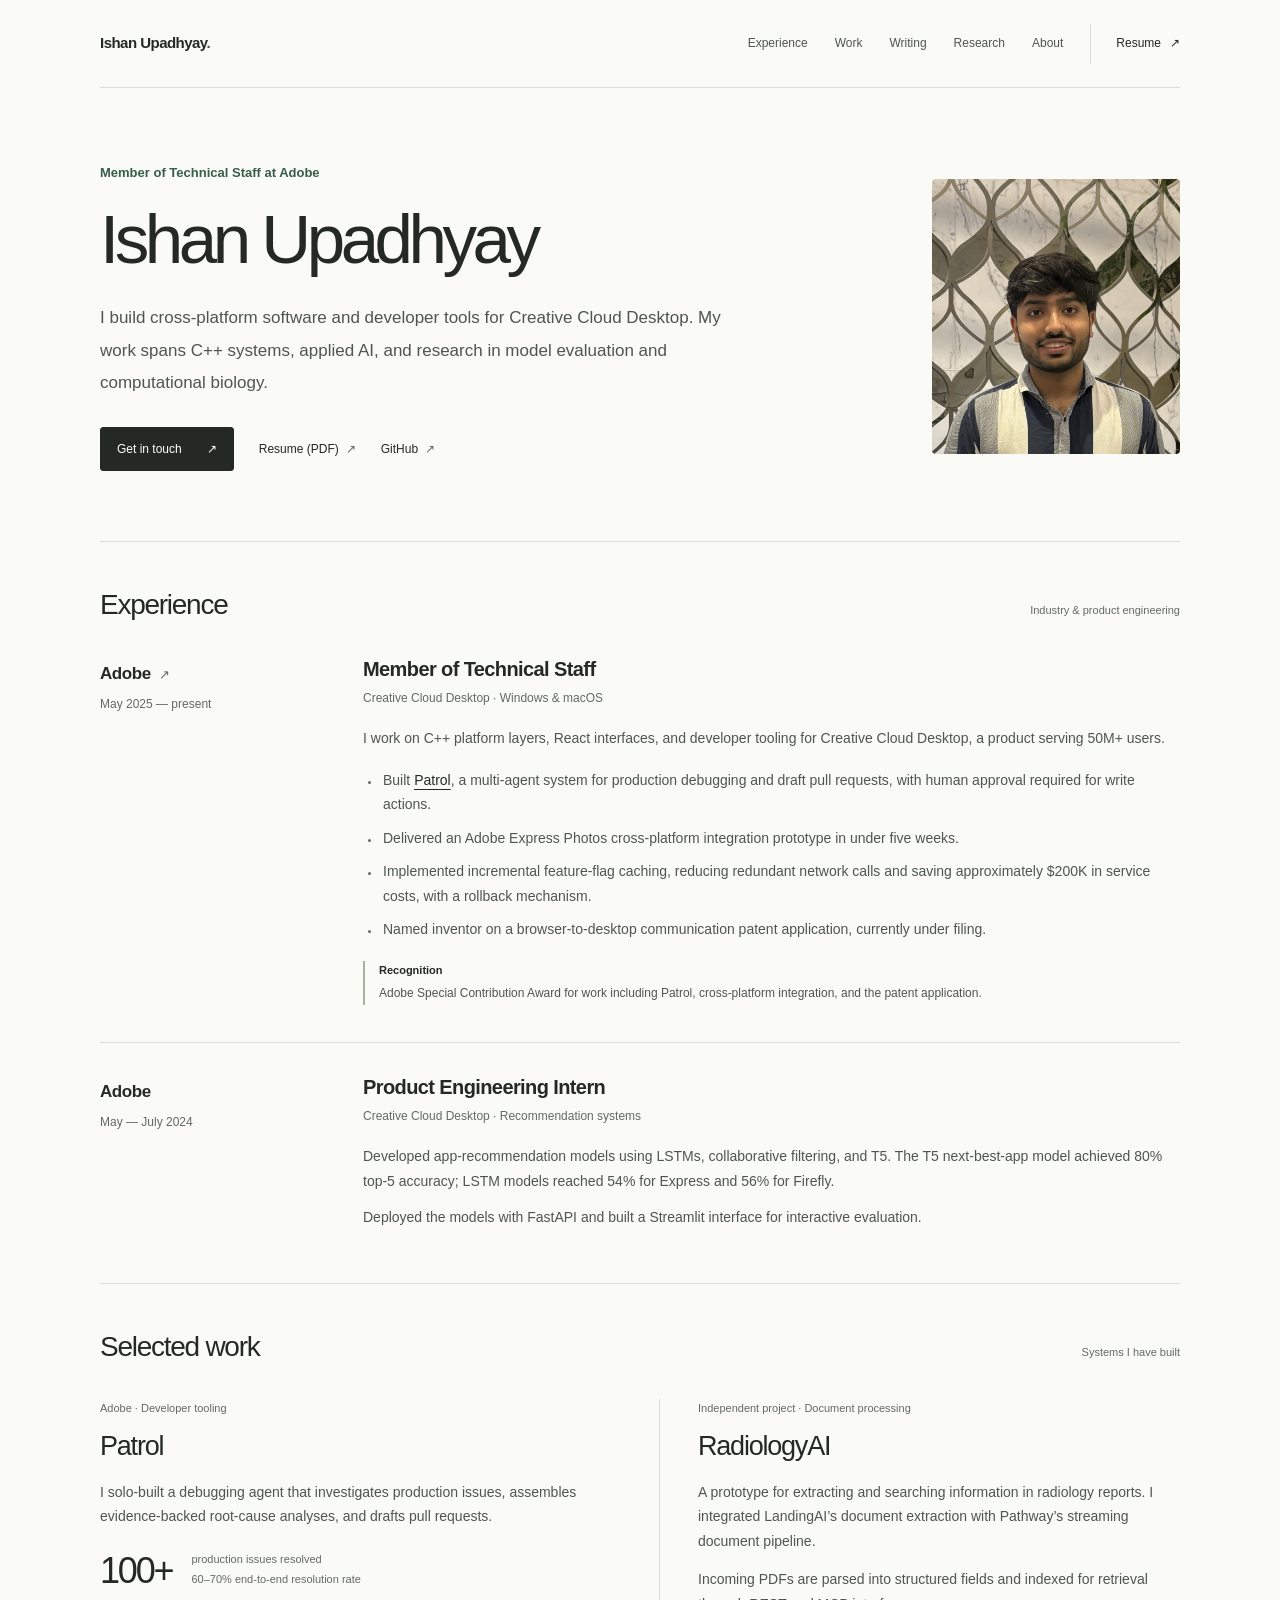
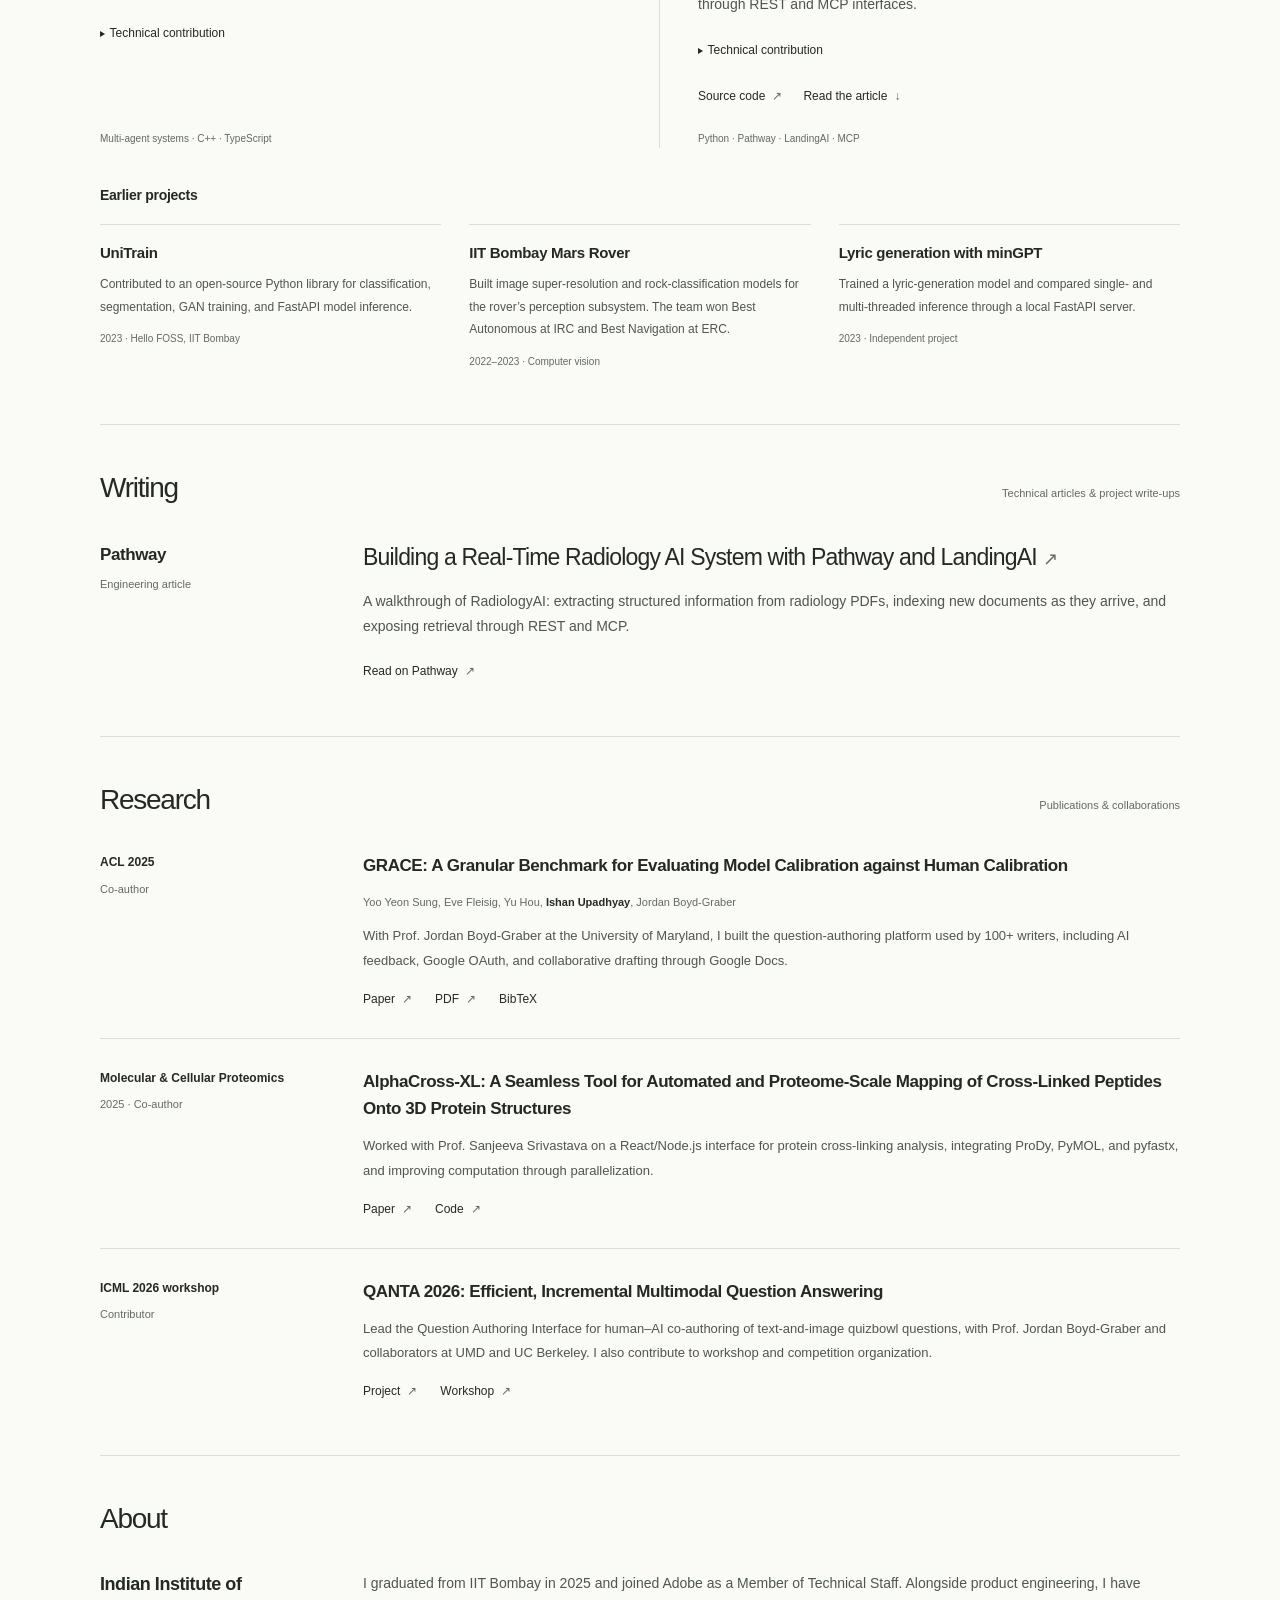
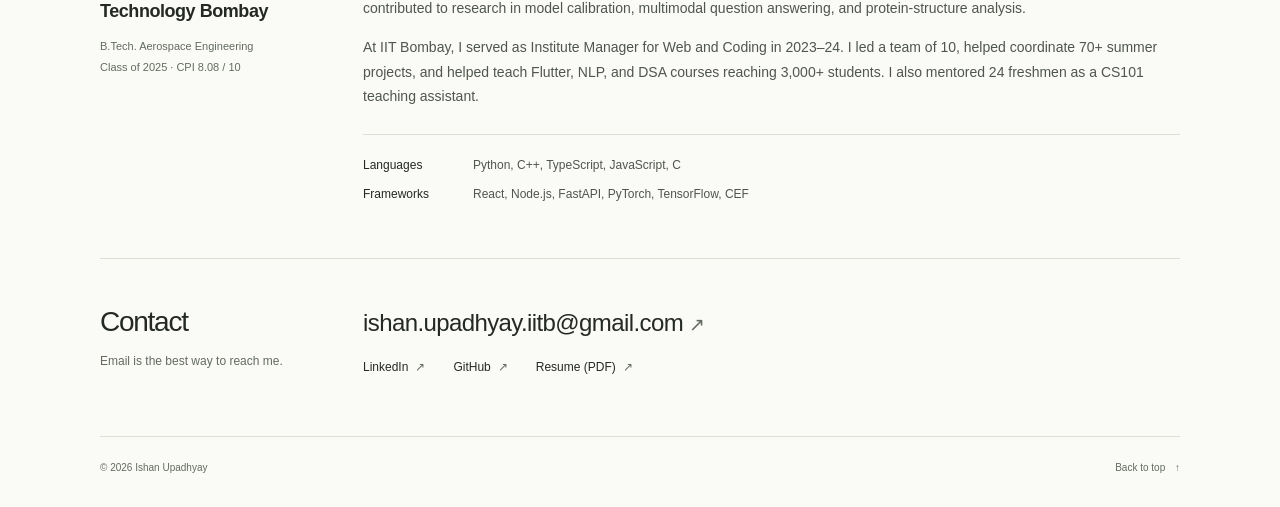
<file: index.html>
<!doctype html>
<html lang="en">
  <head>
    <meta charset="UTF-8">
    <meta name="viewport" content="width=device-width, initial-scale=1">
    <meta name="color-scheme" content="light">
    <meta name="theme-color" content="#fafaf7">
    <meta name="description" content="Ishan Upadhyay, Member of Technical Staff at Adobe and IIT Bombay graduate. Experience in cross-platform engineering, developer tools, applied AI, and research.">
    <meta property="og:type" content="website">
    <meta property="og:title" content="Ishan Upadhyay — Software Engineer">
    <meta property="og:description" content="Engineering at Adobe. Research in AI evaluation and scientific computing. Selected work, publications, and writing.">
    <meta property="og:url" content="https://ishan121028.github.io/">
    <meta property="og:image" content="https://ishan121028.github.io/assets/ishan-upadhyay.jpg">
    <meta property="og:image:alt" content="Ishan Upadhyay">
    <meta property="og:image:width" content="903">
    <meta property="og:image:height" content="1000">
    <meta name="twitter:card" content="summary">
    <title>Ishan Upadhyay — Software Engineer</title>
    <link rel="canonical" href="https://ishan121028.github.io/">
    <link rel="icon" href="./assets/favicon.svg" type="image/svg+xml">
    <link rel="stylesheet" href="./styles.css">
    <script type="module" src="./app.js"></script>
  </head>
  <body>
    <a class="skip-link" href="#main-content">Skip to content</a>

    <header class="site-header">
      <div class="container header-inner">
        <a class="wordmark" href="#top" aria-label="Ishan Upadhyay, home">Ishan Upadhyay<span aria-hidden="true">.</span></a>
        <button class="menu-toggle" id="menu-toggle" aria-expanded="false" aria-controls="site-nav">Menu <span aria-hidden="true">+</span></button>
        <nav class="site-nav" id="site-nav" aria-label="Main navigation">
          <a href="#experience">Experience</a>
          <a href="#work">Work</a>
          <a href="#writing">Writing</a>
          <a href="#research">Research</a>
          <a href="#about">About</a>
          <a class="nav-cv" href="./assets/ishan-upadhyay-resume.pdf" target="_blank" rel="noopener noreferrer">Resume <span aria-hidden="true">↗</span></a>
        </nav>
      </div>
    </header>

    <main class="container" id="main-content" tabindex="-1">
      <section class="hero" id="top" aria-labelledby="name">
        <div class="hero-main">
          <p class="hero-role">Member of Technical Staff at Adobe</p>
          <h1 id="name">Ishan Upadhyay</h1>
          <p class="hero-description">I build cross-platform software and developer tools for Creative Cloud Desktop. My work spans C++ systems, applied AI, and research in model evaluation and computational biology.</p>
          <div class="hero-links">
            <a class="button" href="mailto:ishan.upadhyay.iitb@gmail.com">Get in touch <span aria-hidden="true">↗</span></a>
            <a class="inline-link" href="./assets/ishan-upadhyay-resume.pdf" target="_blank" rel="noopener noreferrer">Resume (PDF) <span aria-hidden="true">↗</span></a>
            <a class="inline-link" href="https://github.com/ishan121028" target="_blank" rel="noopener noreferrer">GitHub <span aria-hidden="true">↗</span></a>
          </div>
        </div>
        <figure class="hero-portrait">
          <img src="./assets/ishan-upadhyay.jpg" alt="Ishan Upadhyay" width="903" height="1000" fetchpriority="high" decoding="async">
        </figure>
      </section>

      <section class="section" id="experience" aria-labelledby="experience-heading">
        <div class="section-heading"><h2 id="experience-heading">Experience</h2><span class="section-note">Industry &amp; product engineering</span></div>
        <article class="experience-entry">
          <div class="entry-meta"><a class="organization" href="https://www.adobe.com/" target="_blank" rel="noopener noreferrer">Adobe <span aria-hidden="true">↗</span></a><p>May 2025 — present</p></div>
          <div class="entry-body">
            <h3>Member of Technical Staff</h3>
            <p class="entry-context">Creative Cloud Desktop · Windows &amp; macOS</p>
            <p>I work on C++ platform layers, React interfaces, and developer tooling for Creative Cloud Desktop, a product serving 50M+ users.</p>
            <ul class="experience-points">
              <li>Built <a href="#patrol">Patrol</a>, a multi-agent system for production debugging and draft pull requests, with human approval required for write actions.</li>
              <li>Delivered an Adobe Express Photos cross-platform integration prototype in under five weeks.</li>
              <li>Implemented incremental feature-flag caching, reducing redundant network calls and saving approximately $200K in service costs, with a rollback mechanism.</li>
              <li>Named inventor on a browser-to-desktop communication patent application, currently under filing.</li>
            </ul>
            <p class="recognition"><strong>Recognition</strong> Adobe Special Contribution Award for work including Patrol, cross-platform integration, and the patent application.</p>
          </div>
        </article>
        <article class="experience-entry">
          <div class="entry-meta"><span class="organization">Adobe</span><p>May — July 2024</p></div>
          <div class="entry-body">
            <h3>Product Engineering Intern</h3>
            <p class="entry-context">Creative Cloud Desktop · Recommendation systems</p>
            <p>Developed app-recommendation models using LSTMs, collaborative filtering, and T5. The T5 next-best-app model achieved 80% top-5 accuracy; LSTM models reached 54% for Express and 56% for Firefly.</p>
            <p>Deployed the models with FastAPI and built a Streamlit interface for interactive evaluation.</p>
          </div>
        </article>
      </section>

      <section class="section" id="work" aria-labelledby="work-heading">
        <div class="section-heading"><h2 id="work-heading">Selected work</h2><span class="section-note">Systems I have built</span></div>
        <div class="featured-work">
          <article class="work-entry" id="patrol">
            <p class="work-context">Adobe · Developer tooling</p>
            <h3>Patrol</h3>
            <p>I solo-built a debugging agent that investigates production issues, assembles evidence-backed root-cause analyses, and drafts pull requests.</p>
            <div class="work-result"><strong>100+</strong><span>production issues resolved<br>60–70% end-to-end resolution rate</span></div>
            <details>
              <summary>Technical contribution</summary>
              <ul><li>Designed a supervisor that coordinates parallel specialist agents.</li><li>Kept write actions behind human approval rather than giving the system unrestricted access.</li><li>Added a memory write-guard to validate corrections before persisting them.</li></ul>
            </details>
            <p class="technology-line">Multi-agent systems · C++ · TypeScript</p>
          </article>
          <article class="work-entry" id="radiology">
            <p class="work-context">Independent project · Document processing</p>
            <h3>RadiologyAI</h3>
            <p>A prototype for extracting and searching information in radiology reports. I integrated LandingAI’s document extraction with Pathway’s streaming document pipeline.</p>
            <p>Incoming PDFs are parsed into structured fields and indexed for retrieval through REST and MCP interfaces.</p>
            <details>
              <summary>Technical contribution</summary>
              <ul><li>Implemented a custom Pathway parser for LandingAI’s Agentic Document Extraction API.</li><li>Defined a schema for study types, findings, impressions, and other report metadata.</li><li>Exposed document retrieval and patient-ID search through the application’s interfaces.</li></ul>
            </details>
            <div class="work-links"><a class="inline-link" href="https://github.com/ishan121028/RadiologyAI" target="_blank" rel="noopener noreferrer">Source code <span aria-hidden="true">↗</span></a><a class="inline-link" href="#writing">Read the article <span aria-hidden="true">↓</span></a></div>
            <p class="technology-line">Python · Pathway · LandingAI · MCP</p>
          </article>
        </div>
        <h3 class="subsection-heading">Earlier projects</h3>
        <div class="earlier-projects">
          <article id="unitrain"><h4>UniTrain</h4><p>Contributed to an open-source Python library for classification, segmentation, GAN training, and FastAPI model inference.</p><span>2023 · Hello FOSS, IIT Bombay</span></article>
          <article id="rover"><h4>IIT Bombay Mars Rover</h4><p>Built image super-resolution and rock-classification models for the rover’s perception subsystem. The team won Best Autonomous at IRC and Best Navigation at ERC.</p><span>2022–2023 · Computer vision</span></article>
          <article id="lyrics"><h4>Lyric generation with minGPT</h4><p>Trained a lyric-generation model and compared single- and multi-threaded inference through a local FastAPI server.</p><span>2023 · Independent project</span></article>
        </div>
      </section>

      <section class="section" id="writing" aria-labelledby="writing-heading">
        <div class="section-heading"><h2 id="writing-heading">Writing</h2><span class="section-note">Technical articles &amp; project write-ups</span></div>
        <article class="writing-entry">
          <div class="writing-publisher"><span class="publisher-name">Pathway</span><span>Engineering article</span></div>
          <div class="writing-body">
            <h3><a href="https://pathway.com/framework/blog/landing-ai" target="_blank" rel="noopener noreferrer">Building a Real-Time Radiology AI System with Pathway and LandingAI <span aria-hidden="true">↗</span></a></h3>
            <p>A walkthrough of RadiologyAI: extracting structured information from radiology PDFs, indexing new documents as they arrive, and exposing retrieval through REST and MCP.</p>
            <a class="inline-link" href="https://pathway.com/framework/blog/landing-ai" target="_blank" rel="noopener noreferrer">Read on Pathway <span aria-hidden="true">↗</span></a>
          </div>
        </article>
      </section>

      <section class="section" id="research" aria-labelledby="research-heading">
        <div class="section-heading"><h2 id="research-heading">Research</h2><span class="section-note">Publications &amp; collaborations</span></div>
        <article class="publication-entry" id="grace">
          <div class="publication-meta"><span class="publication-venue">ACL 2025</span><span>Co-author</span></div>
          <div class="publication-body">
            <h3>GRACE: A Granular Benchmark for Evaluating Model Calibration against Human Calibration</h3>
            <p class="publication-authors">Yoo Yeon Sung, Eve Fleisig, Yu Hou, <strong>Ishan Upadhyay</strong>, Jordan Boyd-Graber</p>
            <p>With Prof. Jordan Boyd-Graber at the University of Maryland, I built the question-authoring platform used by 100+ writers, including AI feedback, Google OAuth, and collaborative drafting through Google Docs.</p>
            <div class="publication-links"><a class="inline-link" href="https://aclanthology.org/2025.acl-long.962/" target="_blank" rel="noopener noreferrer">Paper <span aria-hidden="true">↗</span></a><a class="inline-link" href="https://aclanthology.org/2025.acl-long.962.pdf" target="_blank" rel="noopener noreferrer">PDF <span aria-hidden="true">↗</span></a><button class="citation-button" id="citation-toggle" aria-expanded="false" aria-controls="grace-citation" hidden>BibTeX</button></div>
            <div class="citation" id="grace-citation" hidden><pre>@inproceedings{sung-etal-2025-grace,
  title = {{GRACE}: A Granular Benchmark for Evaluating Model Calibration against Human Calibration},
  author = {Sung, Yoo Yeon and Fleisig, Eve and Hou, Yu and Upadhyay, Ishan and Boyd-Graber, Jordan},
  booktitle = {Proceedings of the 63rd Annual Meeting of the Association for Computational Linguistics (Volume 1: Long Papers)},
  year = {2025},
  pages = {19586--19587},
  doi = {10.18653/v1/2025.acl-long.962},
  url = {https://aclanthology.org/2025.acl-long.962/}
}</pre></div>
          </div>
        </article>
        <article class="publication-entry" id="alphacross">
          <div class="publication-meta"><span class="publication-venue">Molecular &amp; Cellular Proteomics</span><span>2025 · Co-author</span></div>
          <div class="publication-body">
            <h3>AlphaCross-XL: A Seamless Tool for Automated and Proteome-Scale Mapping of Cross-Linked Peptides Onto 3D Protein Structures</h3>
            <p>Worked with Prof. Sanjeeva Srivastava on a React/Node.js interface for protein cross-linking analysis, integrating ProDy, PyMOL, and pyfastx, and improving computation through parallelization.</p>
            <div class="publication-links"><a class="inline-link" href="https://doi.org/10.1016/j.mcpro.2025.101057" target="_blank" rel="noopener noreferrer">Paper <span aria-hidden="true">↗</span></a><a class="inline-link" href="https://github.com/sanjyotshenoy/alphacross-xl" target="_blank" rel="noopener noreferrer">Code <span aria-hidden="true">↗</span></a></div>
          </div>
        </article>
        <article class="publication-entry" id="qanta">
          <div class="publication-meta"><span class="publication-venue">ICML 2026 workshop</span><span>Contributor</span></div>
          <div class="publication-body">
            <h3>QANTA 2026: Efficient, Incremental Multimodal Question Answering</h3>
            <p>Lead the Question Authoring Interface for human–AI co-authoring of text-and-image quizbowl questions, with Prof. Jordan Boyd-Graber and collaborators at UMD and UC Berkeley. I also contribute to workshop and competition organization.</p>
            <div class="publication-links"><a class="inline-link" href="https://qanta-org.github.io/competition/2026/" target="_blank" rel="noopener noreferrer">Project <span aria-hidden="true">↗</span></a><a class="inline-link" href="https://icml.cc/virtual/2026/workshop/54061" target="_blank" rel="noopener noreferrer">Workshop <span aria-hidden="true">↗</span></a></div>
          </div>
        </article>
      </section>

      <section class="section" id="about" aria-labelledby="about-heading">
        <div class="section-heading"><h2 id="about-heading">About</h2></div>
        <div class="about-layout">
          <div class="education">
            <h3>Indian Institute of<br>Technology Bombay</h3>
            <p>B.Tech. Aerospace Engineering<br>Class of 2025 · CPI 8.08 / 10</p>
          </div>
          <div class="about-body">
            <p>I graduated from IIT Bombay in 2025 and joined Adobe as a Member of Technical Staff. Alongside product engineering, I have contributed to research in model calibration, multimodal question answering, and protein-structure analysis.</p>
            <p>At IIT Bombay, I served as Institute Manager for Web and Coding in 2023–24. I led a team of 10, helped coordinate 70+ summer projects, and helped teach Flutter, NLP, and DSA courses reaching 3,000+ students. I also mentored 24 freshmen as a CS101 teaching assistant.</p>
            <dl class="skills"><div><dt>Languages</dt><dd>Python, C++, TypeScript, JavaScript, C</dd></div><div><dt>Frameworks</dt><dd>React, Node.js, FastAPI, PyTorch, TensorFlow, CEF</dd></div></dl>
          </div>
        </div>
      </section>

      <section class="section contact-section" id="contact" aria-labelledby="contact-heading">
        <div><h2 id="contact-heading">Contact</h2><p>Email is the best way to reach me.</p></div>
        <div class="contact-details"><a class="email-link" href="mailto:ishan.upadhyay.iitb@gmail.com">ishan.upadhyay.iitb@gmail.com <span aria-hidden="true">↗</span></a><div><a class="inline-link" href="https://www.linkedin.com/in/ishan-upadhyay" target="_blank" rel="noopener noreferrer">LinkedIn <span aria-hidden="true">↗</span></a><a class="inline-link" href="https://github.com/ishan121028" target="_blank" rel="noopener noreferrer">GitHub <span aria-hidden="true">↗</span></a><a class="inline-link" href="./assets/ishan-upadhyay-resume.pdf" target="_blank" rel="noopener noreferrer">Resume (PDF) <span aria-hidden="true">↗</span></a></div></div>
      </section>
    </main>

    <footer class="container site-footer"><span>© <span id="copyright-year">2026</span> Ishan Upadhyay</span><a href="#top">Back to top <span aria-hidden="true">↑</span></a></footer>
  </body>
</html>
</file>
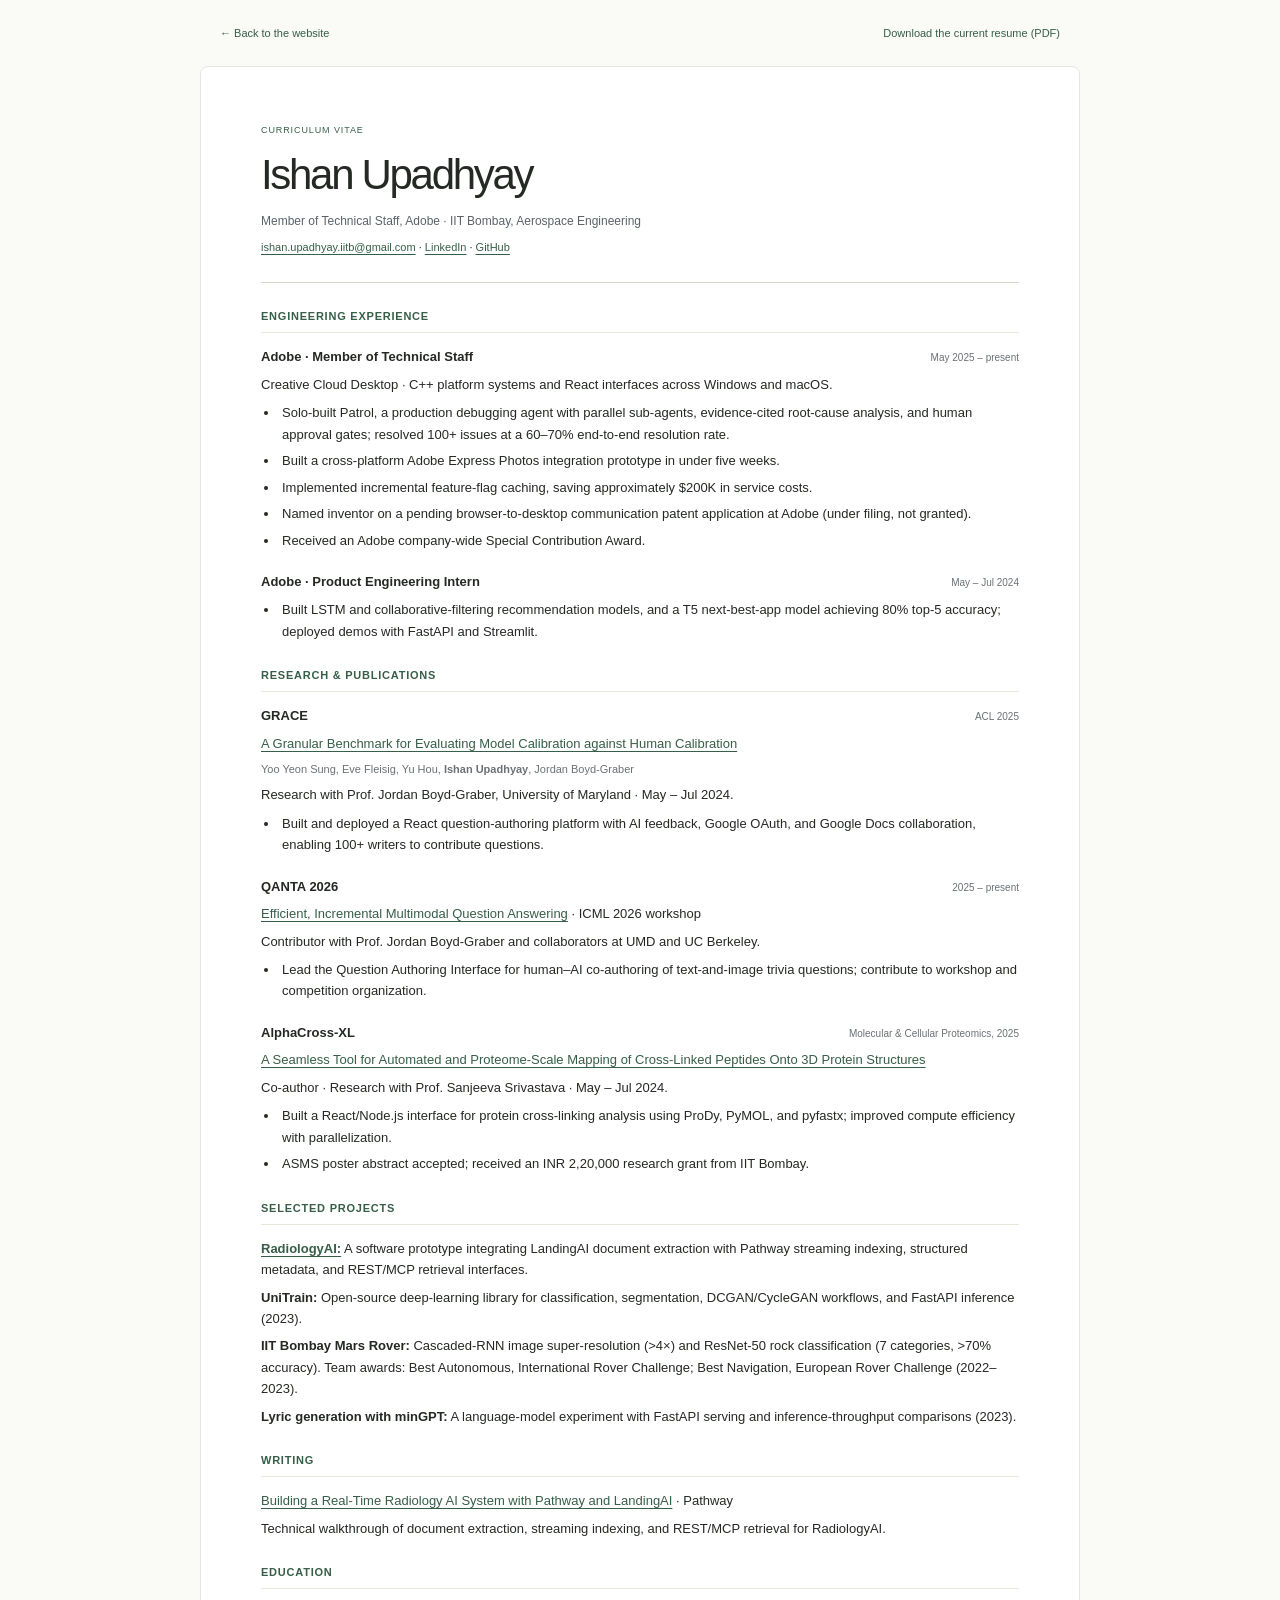
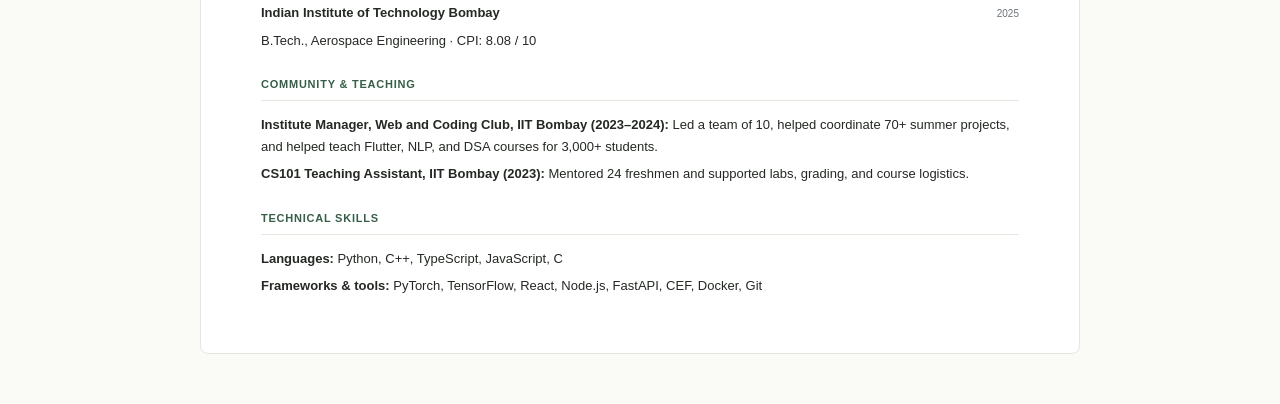
<file: cv.html>
<!doctype html>
<html lang="en">
  <head>
    <meta charset="UTF-8">
    <meta name="viewport" content="width=device-width, initial-scale=1">
    <meta name="description" content="Ishan Upadhyay: professional experience at Adobe, selected projects, publications, writing, and education.">
    <title>Ishan Upadhyay — CV</title>
    <link rel="icon" href="./assets/favicon.svg" type="image/svg+xml">
    <link rel="stylesheet" href="./assets/cv.css">
  </head>
  <body>
    <div class="toolbar"><a href="./index.html">← Back to the website</a><a href="./assets/ishan-upadhyay-resume.pdf" download="Ishan_Upadhyay_Resume.pdf">Download the current resume (PDF)</a></div>
    <main>
      <header>
        <p class="eyebrow">CURRICULUM VITAE</p>
        <h1>Ishan Upadhyay</h1>
        <p class="subtitle">Member of Technical Staff, Adobe · IIT Bombay, Aerospace Engineering</p>
        <p class="contact"><a href="mailto:ishan.upadhyay.iitb@gmail.com">ishan.upadhyay.iitb@gmail.com</a> · <a href="https://www.linkedin.com/in/ishan-upadhyay">LinkedIn</a> · <a href="https://github.com/ishan121028">GitHub</a></p>
      </header>
      <section>
        <h2>Engineering experience</h2>
        <article><div class="row"><h3>Adobe · Member of Technical Staff</h3><span>May 2025 – present</span></div><p>Creative Cloud Desktop · C++ platform systems and React interfaces across Windows and macOS.</p><ul><li>Solo-built Patrol, a production debugging agent with parallel sub-agents, evidence-cited root-cause analysis, and human approval gates; resolved 100+ issues at a 60–70% end-to-end resolution rate.</li><li>Built a cross-platform Adobe Express Photos integration prototype in under five weeks.</li><li>Implemented incremental feature-flag caching, saving approximately $200K in service costs.</li><li>Named inventor on a pending browser-to-desktop communication patent application at Adobe (under filing, not granted).</li><li>Received an Adobe company-wide Special Contribution Award.</li></ul></article>
        <article><div class="row"><h3>Adobe · Product Engineering Intern</h3><span>May – Jul 2024</span></div><ul><li>Built LSTM and collaborative-filtering recommendation models, and a T5 next-best-app model achieving 80% top-5 accuracy; deployed demos with FastAPI and Streamlit.</li></ul></article>
      </section>
      <section>
        <h2>Research &amp; publications</h2>
        <article>
          <div class="row"><h3>GRACE</h3><span>ACL 2025</span></div>
          <p><a href="https://aclanthology.org/2025.acl-long.962/">A Granular Benchmark for Evaluating Model Calibration against Human Calibration</a></p>
          <p class="authors">Yoo Yeon Sung, Eve Fleisig, Yu Hou, <strong>Ishan Upadhyay</strong>, Jordan Boyd-Graber</p>
          <p>Research with Prof. Jordan Boyd-Graber, University of Maryland · May – Jul 2024.</p>
          <ul><li>Built and deployed a React question-authoring platform with AI feedback, Google OAuth, and Google Docs collaboration, enabling 100+ writers to contribute questions.</li></ul>
        </article>
        <article>
          <div class="row"><h3>QANTA 2026</h3><span>2025 – present</span></div>
          <p><a href="https://qanta-org.github.io/competition/2026/">Efficient, Incremental Multimodal Question Answering</a> · ICML 2026 workshop</p>
          <p>Contributor with Prof. Jordan Boyd-Graber and collaborators at UMD and UC Berkeley.</p>
          <ul><li>Lead the Question Authoring Interface for human–AI co-authoring of text-and-image trivia questions; contribute to workshop and competition organization.</li></ul>
        </article>
        <article>
          <div class="row"><h3>AlphaCross-XL</h3><span>Molecular &amp; Cellular Proteomics, 2025</span></div>
          <p><a href="https://doi.org/10.1016/j.mcpro.2025.101057">A Seamless Tool for Automated and Proteome-Scale Mapping of Cross-Linked Peptides Onto 3D Protein Structures</a></p>
          <p>Co-author · Research with Prof. Sanjeeva Srivastava · May – Jul 2024.</p>
          <ul><li>Built a React/Node.js interface for protein cross-linking analysis using ProDy, PyMOL, and pyfastx; improved compute efficiency with parallelization.</li><li>ASMS poster abstract accepted; received an INR 2,20,000 research grant from IIT Bombay.</li></ul>
        </article>
      </section>
      <section><h2>Selected projects</h2><p><strong><a href="https://github.com/ishan121028/RadiologyAI">RadiologyAI:</a></strong> A software prototype integrating LandingAI document extraction with Pathway streaming indexing, structured metadata, and REST/MCP retrieval interfaces.</p><p><strong>UniTrain:</strong> Open-source deep-learning library for classification, segmentation, DCGAN/CycleGAN workflows, and FastAPI inference (2023).</p><p><strong>IIT Bombay Mars Rover:</strong> Cascaded-RNN image super-resolution (&gt;4×) and ResNet-50 rock classification (7 categories, &gt;70% accuracy). Team awards: Best Autonomous, International Rover Challenge; Best Navigation, European Rover Challenge (2022–2023).</p><p><strong>Lyric generation with minGPT:</strong> A language-model experiment with FastAPI serving and inference-throughput comparisons (2023).</p></section>
      <section><h2>Writing</h2><p><a href="https://pathway.com/framework/blog/landing-ai">Building a Real-Time Radiology AI System with Pathway and LandingAI</a> · Pathway</p><p>Technical walkthrough of document extraction, streaming indexing, and REST/MCP retrieval for RadiologyAI.</p></section>
      <section><h2>Education</h2><div class="row"><h3>Indian Institute of Technology Bombay</h3><span>2025</span></div><p>B.Tech., Aerospace Engineering · CPI: 8.08 / 10</p></section>
      <section><h2>Community &amp; teaching</h2><p><strong>Institute Manager, Web and Coding Club, IIT Bombay (2023–2024):</strong> Led a team of 10, helped coordinate 70+ summer projects, and helped teach Flutter, NLP, and DSA courses for 3,000+ students.</p><p><strong>CS101 Teaching Assistant, IIT Bombay (2023):</strong> Mentored 24 freshmen and supported labs, grading, and course logistics.</p></section>
      <section><h2>Technical skills</h2><p><strong>Languages:</strong> Python, C++, TypeScript, JavaScript, C</p><p><strong>Frameworks &amp; tools:</strong> PyTorch, TensorFlow, React, Node.js, FastAPI, CEF, Docker, Git</p></section>
    </main>
  </body>
</html>
</file>
<file: styles.css>
:root {
  color-scheme: light;
  --paper: #fafaf7;
  --ink: #242923;
  --body: #4f564e;
  --muted: #636b61;
  --line: #dddfd7;
  --accent: #365e48;
  font-family: -apple-system, BlinkMacSystemFont, "Segoe UI", "Helvetica Neue", Arial, sans-serif;
  font-synthesis: none;
  text-rendering: optimizeLegibility;
  -webkit-font-smoothing: antialiased;
}

*, *::before, *::after { box-sizing: border-box; }
html { scroll-behavior: smooth; }
body { margin: 0; color: var(--ink); background: var(--paper); font-size: 15px; line-height: 1.75; }
h1, h2, h3, h4, p { margin: 0; }
h1, h2, h3, h4 { line-height: 1.25; }
a { color: inherit; text-decoration-thickness: 1px; text-underline-offset: 4px; }
a:hover { color: var(--accent); }
button { font: inherit; cursor: pointer; color: inherit; }
button, a { -webkit-tap-highlight-color: transparent; }
button:focus-visible, a:focus-visible, summary:focus-visible { outline: 2px solid var(--accent); outline-offset: 5px; }
[hidden] { display: none !important; }
::selection { background: #dce6da; }
.container { width: min(1080px, calc(100% - 112px)); margin-inline: auto; }
.skip-link { position: fixed; z-index: 20; top: 8px; left: 8px; padding: 10px 18px; background: var(--ink); color: white; transform: translateY(-150%); }
.skip-link:focus { transform: translateY(0); color: white; }
#main-content { outline: 0; }
[id] { scroll-margin-top: 108px; }
.site-header { position: sticky; top: 0; z-index: 10; background: var(--paper); }
.header-inner { display: flex; align-items: center; justify-content: space-between; gap: 24px; min-height: 88px; border-bottom: 1px solid var(--line); }
.wordmark { font-size: 15px; letter-spacing: -.035em; font-weight: 650; text-decoration: none; white-space: nowrap; }
.wordmark > span { color: var(--accent); }
.site-nav { display: flex; align-items: center; gap: 27px; }
.site-nav a { display: inline-flex; align-items: center; min-height: 40px; color: var(--body); font-size: 12px; text-decoration: none; position: relative; }
.site-nav a:hover, .site-nav a[aria-current] { color: var(--ink); }
.site-nav a[aria-current]::after { content: ""; position: absolute; height: 1px; background: var(--ink); bottom: 5px; left: 0; right: 0; }
.site-nav .nav-cv { gap: 9px; border-left: 1px solid var(--line); padding-left: 25px; color: var(--ink); }
.menu-toggle { display: none; }

.hero { display: grid; grid-template-columns: minmax(0, 1fr) 248px; gap: 72px; align-items: center; padding: 74px 0 70px; }
.hero-role { color: var(--accent); font-size: 13px; font-weight: 550; }
.hero h1 { font-size: clamp(46px, 5.4vw, 74px); line-height: 1.15; font-weight: 500; letter-spacing: -.065em; margin-top: 15px; }
.hero-description { font-size: 17px; line-height: 1.9; max-width: 650px; color: var(--body); margin-top: 23px; }
.hero-links { display: flex; align-items: center; flex-wrap: wrap; gap: 25px; margin-top: 28px; }
.button { display: inline-flex; align-items: center; justify-content: center; gap: 25px; background: var(--ink); border: 1px solid var(--ink); color: white; text-decoration: none; padding: 10px 16px; min-height: 44px; font-size: 12px; border-radius: 3px; }
.button:hover { color: white; background: var(--accent); border-color: var(--accent); }
.inline-link { display: inline-flex; align-items: center; gap: 7px; color: var(--ink); font-size: 12px; font-weight: 500; text-decoration: none; }
.inline-link:hover { text-decoration: underline; }
.inline-link > span { color: var(--muted); font-weight: 400; }
.hero-portrait { margin: 0; width: 100%; }
.hero-portrait img { display: block; width: 100%; height: auto; border-radius: 4px; }

.section { border-top: 1px solid var(--line); padding: 45px 0 53px; }
.section-heading { display: flex; justify-content: space-between; align-items: baseline; gap: 20px; margin-bottom: 35px; }
h2 { font-size: 28px; font-weight: 500; letter-spacing: -.045em; }
.section-note { color: var(--muted); font-size: 11px; }
.experience-entry { display: grid; grid-template-columns: 215px minmax(0, 1fr); gap: 48px; }
.experience-entry + .experience-entry { margin-top: 37px; padding-top: 32px; border-top: 1px solid var(--line); }
.entry-meta { padding-top: 2px; }
.organization { font-size: 17px; font-weight: 550; letter-spacing: -.025em; text-decoration: none; }
.organization > span { color: var(--muted); font-size: 13px; padding-left: 4px; }
.entry-meta p { color: var(--muted); font-size: 12px; margin-top: 5px; }
.entry-body h3 { font-size: 20px; font-weight: 550; letter-spacing: -.03em; }
.entry-context { color: var(--muted); font-size: 12px; margin-top: 6px; margin-bottom: 17px; }
.entry-body > p:not(.entry-context) { color: var(--body); font-size: 14px; }
.entry-body > p + p:not(.recognition) { margin-top: 12px; }
.experience-points { padding-left: 17px; margin: 17px 0 19px; color: var(--body); font-size: 14px; }
.experience-points li { padding-left: 3px; margin-bottom: 9px; }
.experience-points li::marker { color: var(--muted); font-size: 9px; }
.experience-points a { color: var(--ink); }
.entry-body .recognition { border-left: 2px solid #a2b3a0; padding-left: 14px; font-size: 12px !important; line-height: 1.8; }
.recognition strong { color: var(--ink); font-size: 11px; font-weight: 600; display: block; margin-bottom: 3px; }

.featured-work { display: grid; grid-template-columns: repeat(2, minmax(0, 1fr)); gap: 38px; }
.work-entry { display: flex; flex-direction: column; min-width: 0; }
.work-entry + .work-entry { border-left: 1px solid var(--line); padding-left: 38px; }
.work-context { color: var(--muted); font-size: 11px; margin-bottom: 12px; }
.work-entry h3 { font-size: 27px; font-weight: 500; letter-spacing: -.045em; margin-bottom: 16px; }
.work-entry > p:not(.work-context, .technology-line) { font-size: 14px; color: var(--body); }
.work-entry > p + p:not(.technology-line) { margin-top: 14px; }
.work-result { display: flex; align-items: center; gap: 19px; margin: 20px 0 7px; }
.work-result > strong { font-size: 36px; font-weight: 500; letter-spacing: -.06em; line-height: 1.2; }
.work-result > span { color: var(--muted); font-size: 11px; line-height: 1.8; }
details { margin-top: 20px; color: var(--body); font-size: 13px; }
summary { cursor: pointer; color: var(--ink); font-size: 12px; width: fit-content; padding-block: 4px; }
summary::marker { font-size: 9px; }
details ul { margin: 12px 0 0; padding-left: 17px; font-size: 13px; }
details li { padding-left: 2px; margin-bottom: 9px; }
.work-links { display: flex; flex-wrap: wrap; align-items: center; gap: 21px; padding-top: 21px; }
.technology-line { color: var(--muted); font-size: 10px; padding-top: 23px; margin-top: auto; }
.subsection-heading { font-size: 14px; font-weight: 550; letter-spacing: -.02em; margin: 39px 0 20px; }
.earlier-projects { display: grid; grid-template-columns: repeat(3, minmax(0, 1fr)); gap: 28px; }
.earlier-projects article { border-top: 1px solid var(--line); padding-top: 19px; }
.earlier-projects h4 { font-size: 15px; font-weight: 550; letter-spacing: -.02em; }
.earlier-projects p { font-size: 12px; color: var(--body); line-height: 1.9; margin-top: 10px; }
.earlier-projects article > span { color: var(--muted); display: block; font-size: 10px; margin-top: 12px; }

.writing-entry { display: grid; grid-template-columns: 215px minmax(0, 1fr); gap: 48px; }
.writing-publisher { display: flex; flex-direction: column; gap: 6px; }
.publisher-name { font-size: 17px; font-weight: 550; letter-spacing: -.025em; }
.writing-publisher > span:last-child { font-size: 11px; color: var(--muted); }
.writing-body h3 { font-size: 23px; font-weight: 500; line-height: 1.5; letter-spacing: -.035em; }
.writing-body h3 a { text-decoration: none; }
.writing-body h3 a:hover { text-decoration: underline; }
.writing-body h3 span { color: var(--muted); font-size: 18px; white-space: nowrap; }
.writing-body p { color: var(--body); font-size: 14px; margin: 15px 0 19px; }

.publication-entry { display: grid; grid-template-columns: 215px minmax(0, 1fr); gap: 48px; }
.publication-entry + .publication-entry { margin-top: 28px; padding-top: 29px; border-top: 1px solid var(--line); }
.publication-meta { display: flex; flex-direction: column; gap: 7px; align-items: flex-start; }
.publication-venue { font-size: 12px; line-height: 1.7; font-weight: 550; }
.publication-meta > span:last-child { color: var(--muted); font-size: 11px; }
.publication-body h3 { font-size: 17px; line-height: 1.6; font-weight: 550; letter-spacing: -.025em; }
.publication-body p { color: var(--body); font-size: 13px; margin-top: 12px; line-height: 1.9; }
.publication-body .publication-authors { color: var(--muted); font-size: 11px; }
.publication-authors strong { color: var(--ink); font-weight: 550; }
.publication-links { display: flex; flex-wrap: wrap; gap: 23px; align-items: center; margin-top: 15px; }
.citation-button { padding: 0; border: 0; background: transparent; font-size: 12px; font-weight: 500; line-height: 1.75; }
.citation-button:hover { color: var(--accent); text-decoration: underline; text-underline-offset: 4px; }
.citation { background: #efefea; border: 1px solid var(--line); padding: 17px; margin-top: 16px; }
.citation pre { font-family: ui-monospace, SFMono-Regular, Consolas, monospace; font-size: 10px; line-height: 1.8; white-space: pre-wrap; overflow-wrap: anywhere; margin: 0; }

.about-layout { display: grid; grid-template-columns: 215px minmax(0, 1fr); gap: 48px; }
.education h3 { font-size: 18px; line-height: 1.5; font-weight: 550; letter-spacing: -.025em; }
.education p { font-size: 11px; color: var(--muted); margin-top: 11px; line-height: 1.9; }
.about-body p { color: var(--body); font-size: 14px; }
.about-body p + p { margin-top: 15px; }
.skills { margin: 25px 0 0; padding-top: 20px; border-top: 1px solid var(--line); font-size: 12px; }
.skills > div { display: grid; grid-template-columns: 95px minmax(0, 1fr); gap: 15px; }
.skills > div + div { margin-top: 8px; }
.skills dt { color: var(--ink); font-weight: 500; }
.skills dd { color: var(--body); margin: 0; }
.contact-section { display: grid; grid-template-columns: 215px minmax(0, 1fr); gap: 48px; padding-bottom: 58px; }
.contact-section p { font-size: 12px; color: var(--muted); margin-top: 12px; }
.email-link { font-size: clamp(16px, 2vw, 24px); line-height: 1.6; letter-spacing: -.025em; text-decoration: none; overflow-wrap: anywhere; }
.email-link:hover { text-decoration: underline; }
.email-link > span { color: var(--muted); font-size: 19px; }
.contact-details > div { display: flex; gap: 28px; margin-top: 15px; }
.site-footer { border-top: 1px solid var(--line); display: flex; justify-content: space-between; gap: 20px; padding: 22px 0 30px; color: var(--muted); font-size: 10px; }
.site-footer a { text-decoration: none; }
.site-footer a > span { margin-left: 7px; }

@media (min-width: 1600px) {
  .hero { padding-block: 91px; }
}
@media (max-width: 1000px) {
  .container { width: calc(100% - 72px); }
  .site-nav { gap: 20px; }
  .site-nav .nav-cv { padding-left: 19px; }
  .hero { grid-template-columns: minmax(0, 1fr) 190px; gap: 40px; padding-block: 63px; }
  .hero h1 { font-size: 57px; }
  .hero-description { font-size: 15px; }
  .experience-entry, .writing-entry, .publication-entry, .about-layout, .contact-section { grid-template-columns: 165px minmax(0, 1fr); gap: 33px; }
  .featured-work { gap: 27px; }
  .work-entry + .work-entry { padding-left: 27px; }
  .wordmark { font-size: 13px; }
  .site-nav a { font-size: 11px; }
}
@media (max-width: 700px) {
  html:not(.js) .site-header { position: static; }
  [id] { scroll-margin-top: 85px; }
  .container { width: calc(100% - 44px); }
  .header-inner { min-height: 74px; flex-wrap: wrap; column-gap: 15px; row-gap: 0; }
  .wordmark { font-size: 14px; }
  .js .menu-toggle { display: flex; align-items: center; gap: 12px; min-height: 44px; border: 0; padding: 8px 0 8px 12px; background: transparent; font-size: 12px; }
  .menu-toggle > span { font-size: 21px; line-height: 1; font-weight: 300; }
  .site-nav { width: 100%; flex-wrap: wrap; justify-content: flex-start; gap: 6px 24px; padding: 5px 0 17px; }
  .js .site-nav:not(.is-open) { display: none; }
  .site-nav a { font-size: 12px; min-height: 34px; }
  .site-nav .nav-cv { border-left: 0; padding-left: 0; }
  .hero { grid-template-columns: minmax(0, 1fr); gap: 26px; padding: 35px 0 38px; }
  .hero-role { font-size: 12px; }
  .hero h1 { font-size: clamp(38px, 9.2vw, 60px); margin-top: 15px; letter-spacing: -.055em; }
  .hero-description { font-size: 15px; line-height: 1.9; margin-top: 18px; }
  .hero-links { gap: 21px; margin-top: 23px; }
  .button { font-size: 11px; gap: 18px; padding-inline: 14px; }
  .hero-links .inline-link { font-size: 11px; }
  .hero-portrait { grid-row: 1; width: 126px; }
  .section { padding: 30px 0 34px; }
  .section-heading { align-items: flex-start; gap: 10px; margin-bottom: 26px; }
  h2 { font-size: 25px; }
  .section-note { font-size: 9px; padding-top: 7px; text-align: right; max-width: 145px; }
  .experience-entry, .writing-entry, .publication-entry, .about-layout, .contact-section { grid-template-columns: minmax(0, 1fr); gap: 17px; }
  .entry-meta { display: flex; align-items: baseline; gap: 15px; justify-content: space-between; padding: 0; }
  .organization { font-size: 15px; }
  .entry-meta p { font-size: 10px; margin: 0; }
  .entry-body h3 { font-size: 18px; }
  .entry-context { font-size: 11px; margin-bottom: 14px; }
  .entry-body > p:not(.entry-context), .experience-points { font-size: 13px; }
  .experience-points li { margin-bottom: 11px; }
  .entry-body .recognition { font-size: 11px !important; }
  .experience-entry + .experience-entry { margin-top: 27px; padding-top: 24px; }
  .featured-work { grid-template-columns: minmax(0, 1fr); gap: 30px; }
  .work-entry + .work-entry { border-left: 0; padding-left: 0; border-top: 1px solid var(--line); padding-top: 27px; }
  .work-entry h3 { font-size: 25px; }
  .work-entry > p:not(.work-context, .technology-line) { font-size: 13px; }
  .work-context { font-size: 10px; }
  .technology-line { padding-top: 18px; }
  .earlier-projects { grid-template-columns: minmax(0, 1fr); gap: 24px; }
  .earlier-projects h4 { font-size: 15px; }
  .earlier-projects p { font-size: 13px; }
  .earlier-projects article > span { margin-top: 9px; }
  .subsection-heading { margin-top: 30px; }
  .writing-publisher { flex-direction: row; align-items: baseline; justify-content: space-between; gap: 10px; }
  .publisher-name { font-size: 15px; }
  .writing-publisher > span:last-child { font-size: 10px; }
  .writing-body h3 { font-size: 21px; }
  .writing-body p { font-size: 13px; }
  .publication-meta { flex-direction: row; align-items: baseline; justify-content: space-between; gap: 14px; }
  .publication-venue { font-size: 11px; }
  .publication-meta > span:last-child { font-size: 10px; white-space: nowrap; }
  .publication-body h3 { font-size: 16px; }
  .publication-body p { font-size: 12px; }
  .publication-body .publication-authors { font-size: 10px; }
  .publication-entry + .publication-entry { margin-top: 25px; padding-top: 25px; }
  .education h3 { font-size: 18px; }
  .education p { font-size: 11px; }
  .about-body p { font-size: 13px; }
  .skills { font-size: 11px; }
  .skills > div { grid-template-columns: 79px minmax(0, 1fr); gap: 12px; }
  .contact-section { gap: 22px; padding-bottom: 36px; }
  .contact-section p { font-size: 11px; margin-top: 8px; }
  .email-link { font-size: clamp(14px, 4.05vw, 21px); }
  .email-link > span { font-size: 15px; }
  .site-footer { font-size: 9px; padding-top: 19px; }
}
@media (prefers-reduced-motion: reduce) {
  html { scroll-behavior: auto; }
}
@media print {
  .site-header, .site-footer, .hero-links, .contact-section { display: none; }
  .container { width: 100%; }
  body { background: white; font-size: 10pt; }
  .hero { padding-top: 0; padding-bottom: 25px; }
  .section { padding-block: 25px; }
  .experience-entry, .publication-entry, .work-entry, .writing-entry { break-inside: avoid; }
}
</file>
<file: assets/cv.css>
:root { color-scheme: light; font-family: -apple-system, BlinkMacSystemFont, "Segoe UI", Arial, sans-serif; color: #242923; background: #fafaf7; font-size: 13px; line-height: 1.65; }
* { box-sizing: border-box; }
body { margin: 0; }
a { color: #365e48; text-decoration-thickness: 1px; text-underline-offset: 3px; }
.toolbar { max-width: 880px; padding: 24px 20px; margin: auto; display: flex; justify-content: space-between; flex-wrap: wrap; gap: 12px; font-size: 11px; color: #6d7277; }
.toolbar a { text-decoration: none; }
main { max-width: 880px; margin: 0 auto 50px; background: #fff; border: 1px solid #e6e5e2; border-radius: 8px; padding: 50px 60px; }
header { padding-bottom: 20px; border-bottom: 1px solid #ddd7cf; }
.eyebrow { color: #365e48; font-size: 9px; letter-spacing: .1em; }
h1 { font-weight: 500; font-size: 42px; line-height: 1.2; margin: 12px 0; letter-spacing: -.055em; }
.subtitle { color: #5b6269; font-size: 12px; }
.contact { font-size: 11px; overflow-wrap: anywhere; }
section { margin-top: 24px; }
h2 { color: #365e48; font-size: 11px; text-transform: uppercase; letter-spacing: .07em; font-weight: 600; border-bottom: 1px solid #e9e6e0; padding-bottom: 7px; margin: 0 0 13px; }
article { margin-bottom: 20px; }
.row { display: flex; justify-content: space-between; align-items: baseline; gap: 15px; }
h3 { font-size: 13px; font-weight: 600; margin: 0; }
.row > span { font-size: 10px; color: #6b7175; text-align: right; }
p { margin: 6px 0; }
.authors { font-size: 11px; color: #6b7175; }
ul { padding-left: 18px; margin: 7px 0 0; }
li { padding-left: 3px; margin-bottom: 5px; }
strong { font-weight: 600; }
@media (max-width: 600px) {
  main { padding: 28px 24px; margin: 0 12px 24px; }
  h1 { font-size: 35px; }
  .row { display: block; }
  .row > span { display: block; text-align: left; margin-top: 3px; }
}
@page { size: A4; margin: 15mm; }
@media print {
  :root { font-size: 9px; line-height: 1.5; background: white; }
  .toolbar { display: none; }
  main { border: 0; border-radius: 0; padding: 0; margin: 0; max-width: none; }
  h1 { font-size: 30px; margin: 7px 0; }
  header { padding-bottom: 9px; }
  h2 { font-size: 9px; margin-bottom: 8px; padding-bottom: 4px; }
  h3 { font-size: 10px; }
  .row > span { font-size: 8px; }
  section { margin-top: 16px; }
  article { margin-bottom: 11px; break-inside: avoid; }
  .eyebrow { font-size: 7px; }
  .subtitle { font-size: 10px; }
  .contact, .authors { font-size: 8px; }
  a { color: inherit; text-decoration: none; }
  p { margin: 4px 0; }
  li { margin-bottom: 3px; }
  .row { display: flex; }
}
</file>
